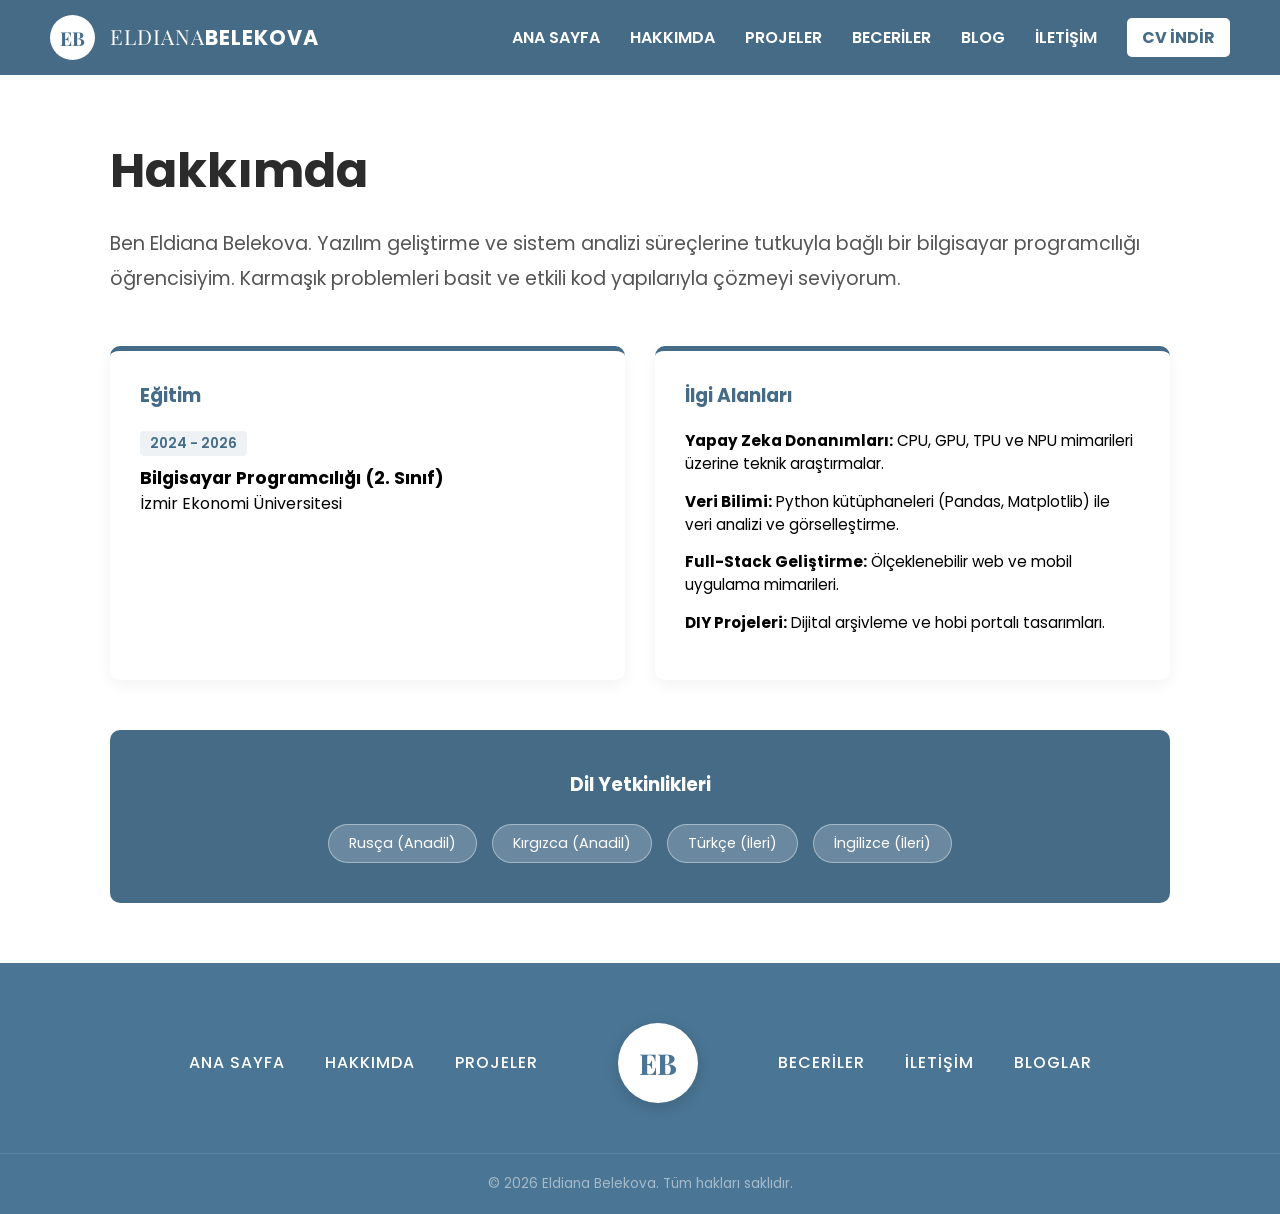
<file: about.html>
<!DOCTYPE html>
<html lang="en">
<head>
    <meta charset="UTF-8">
    <meta name="viewport" content="width=device-width, initial-scale=1.0">
    <title>Eldiana Belekova | Portfolyo</title>
    <link rel="stylesheet" href="assets/css/style.css">
</head>
<body>
<header class="navbar">
    <a href="index.html" class="logo-container" style="text-decoration: none; color: inherit;">
        <div class="logo-circle">EB</div>
        <span class="logo-text">ELDIANA<b>BELEKOVA</b></span>
    </a>

    <ul class="nav-links" id="nav-links">
        <li><a href="index.html">ANA SAYFA</a></li>
        <li><a href="about.html">HAKKIMDA</a></li>
        <li><a href="projects.html">PROJELER</a></li>
        <li><a href="skills.html">BECERİLER</a></li>
        <li><a href="blogs.html">BLOG</a></li>
        <li><a href="contact.html">İLETİŞİM</a></li>
    </ul>

    <div class="nav-right">
        <div class="dropdown">
            <a href="javascript:void(0)" class="dropbtn btn-cv" style="text-decoration:none;">CV İNDİR</a>
            <div class="dropdown-content">
                <a href="assets/cv/EldianaBelekovaCV_TR.pdf" download>Özgeçmiş (TR)</a>
                <a href="assets/cv/EldianaBelekovaCV_EN.pdf" download>Resume (EN)</a>
            </div>
        </div>

        <div class="hamburger" id="hamburger">
            <span></span>
            <span></span>
            <span></span>
        </div>
    </div>
</header>

<main class="about-container">
        <section class="about-intro">
            <h1>Hakkımda</h1>
            <p class="summary">
                Ben Eldiana Belekova. Yazılım geliştirme ve sistem analizi süreçlerine tutkuyla bağlı bir bilgisayar programcılığı öğrencisiyim. Karmaşık problemleri basit ve etkili kod yapılarıyla çözmeyi seviyorum.
            </p>
        </section>

        <section class="about-grid">
            <div class="about-card">
                <h3>Eğitim</h3>
                <div class="timeline-item">
                    <span class="date">2024 - 2026</span>
                    <h4>Bilgisayar Programcılığı (2. Sınıf)</h4>
                    <p>İzmir Ekonomi Üniversitesi</p>
                </div>
            </div>

            <div class="about-card">
                <h3>İlgi Alanları</h3>
                <ul class="interest-list">
                    <li><strong>Yapay Zeka Donanımları:</strong> CPU, GPU, TPU ve NPU mimarileri üzerine teknik araştırmalar.</li>
                    <li><strong>Veri Bilimi:</strong> Python kütüphaneleri (Pandas, Matplotlib) ile veri analizi ve görselleştirme.</li>
                    <li><strong>Full-Stack Geliştirme:</strong> Ölçeklenebilir web ve mobil uygulama mimarileri.</li>
                    <li><strong>DIY Projeleri:</strong> Dijital arşivleme ve hobi portalı tasarımları.</li>
                </ul>
            </div>
        </section>

        <section class="languages-section">
            <h3>Dil Yetkinlikleri</h3>
            <div class="lang-tags">
                <span>Rusça (Anadil)</span>
                <span>Kırgızca (Anadil)</span>
                <span>Türkçe (İleri)</span>
                <span>İngilizce (İleri)</span>
            </div>
        </section>
</main>

<!-- Footer -->
 <footer class="site-footer">
        <div class="footer-container">
            <div class="footer-links-left">
                <a href="index.html">ANA SAYFA</a>
                <a href="about.html">HAKKIMDA</a>
                <a href="projects.html">PROJELER</a>
            </div>

            <a href="index.html" class="footer-logo">
                <div class="logo-circle-footer">EB</div>
            </a>

            <div class="footer-links-right">
                <a href="skills.html">BECERİLER</a>
                <a href="contact.html">İLETİŞİM</a>
                <a href="blogs.html">BLOGLAR</a>
            </div>
        </div>
        
        <div class="footer-bottom">
            <p>&copy; 2026 Eldiana Belekova. Tüm hakları saklıdır.</p>
        </div>
    </footer>
    <script src="assets/js/script.js"></script>
</body>
</html>
</file>
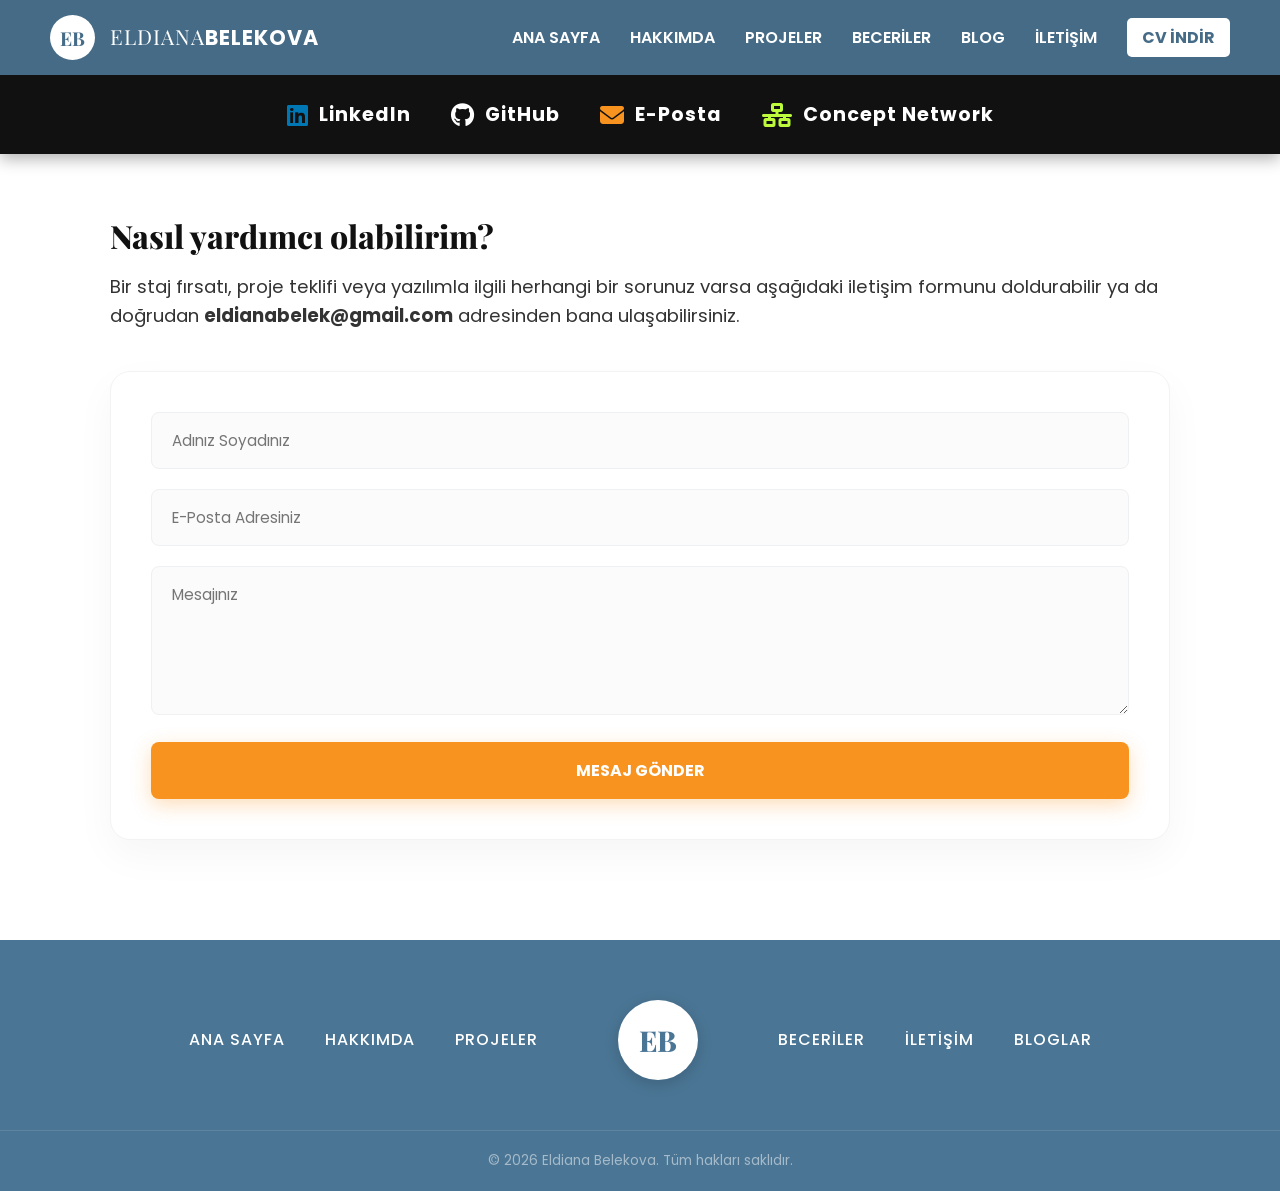
<file: contact.html>
<!DOCTYPE html>
<html lang="en">
<head>
    <meta charset="UTF-8">
    <meta name="viewport" content="width=device-width, initial-scale=1.0">
    <title>Eldiana Belekova | Portfolyo</title>
    <link rel="stylesheet" href="assets/css/style.css">
    <link rel="stylesheet" href="https://cdnjs.cloudflare.com/ajax/libs/font-awesome/6.4.0/css/all.min.css">
</head>
<body>
<header class="navbar">
    <a href="index.html" class="logo-container" style="text-decoration: none; color: inherit;">
        <div class="logo-circle">EB</div>
        <span class="logo-text">ELDIANA<b>BELEKOVA</b></span>
    </a>

    <ul class="nav-links" id="nav-links">
        <li><a href="index.html">ANA SAYFA</a></li>
        <li><a href="about.html">HAKKIMDA</a></li>
        <li><a href="projects.html">PROJELER</a></li>
        <li><a href="skills.html">BECERİLER</a></li>
        <li><a href="blogs.html">BLOG</a></li>
        <li><a href="contact.html">İLETİŞİM</a></li>
    </ul>

    <div class="nav-right">
        <div class="dropdown">
            <a href="javascript:void(0)" class="dropbtn btn-cv" style="text-decoration:none;">CV İNDİR</a>
            <div class="dropdown-content">
                <a href="assets/cv/EldianaBelekovaCV_TR.pdf" download>Özgeçmiş (TR)</a>
                <a href="assets/cv/EldianaBelekovaCV_EN.pdf" download>Resume (EN)</a>
            </div>
        </div>

        <div class="hamburger" id="hamburger">
            <span></span>
            <span></span>
            <span></span>
        </div>
    </div>
</header>

<div class="black-banner">
        <a href="https://www.linkedin.com/in/eldiana" target="_blank" class="tech-item contact-link">
            <i class="fa-brands fa-linkedin" style="color: #0077b5;"></i> LinkedIn
        </a>
        
        <a href="https://github.com/Elldiana" target="_blank" class="tech-item contact-link">
            <i class="fa-brands fa-github" style="color: white;"></i> GitHub
        </a>
        
        <a href="mailto:eldianabelek@gmail.com" class="tech-item contact-link">
            <i class="fa-solid fa-envelope" style="color: #f7931e;"></i> E-Posta
        </a>
        
        <a href="#" target="_blank" class="tech-item contact-link">
            <i class="fa-solid fa-network-wired" style="color: #bdfa3c;"></i> Concept Network
        </a>
</div>

<div class="contact-page-container">
    <h6 class="contact-main-title">Nasıl yardımcı olabilirim?</h6>
    <p class="contact-intro-text">
        Bir staj fırsatı, proje teklifi veya yazılımla ilgili herhangi bir sorunuz varsa aşağıdaki iletişim formunu doldurabilir ya da doğrudan <strong>eldianabelek@gmail.com</strong> adresinden bana ulaşabilirsiniz.
    </p>
    <div class="contact-grid-layout">
     

        <div class="contact-form-card">
            <form action="#" method="POST" class="contact-form">
                <div class="form-group">
                    <input type="text" placeholder="Adınız Soyadınız" required>
                </div>
                <div class="form-group">
                    <input type="email" placeholder="E-Posta Adresiniz" required>
                </div>
                <div class="form-group">
                    <textarea placeholder="Mesajınız" rows="5" required></textarea>
                </div>
                <button type="submit" class="btn-orange">MESAJ GÖNDER</button>
            </form>
        </div>
    </div>
</div>


    <!-- Footer -->
 <footer class="site-footer">
        <div class="footer-container">
            <div class="footer-links-left">
                <a href="index.html">ANA SAYFA</a>
                <a href="about.html">HAKKIMDA</a>
                <a href="projects.html">PROJELER</a>
            </div>

            <a href="index.html" class="footer-logo">
                <div class="logo-circle-footer">EB</div>
            </a>

            <div class="footer-links-right">
                <a href="skills.html">BECERİLER</a>
                <a href="contact.html">İLETİŞİM</a>
                <a href="blogs.html">BLOGLAR</a>
            </div>
        </div>
        
        <div class="footer-bottom">
            <p>&copy; 2026 Eldiana Belekova. Tüm hakları saklıdır.</p>
        </div>
    </footer>
    <script src="assets/js/script.js"></script>
</body>
</html>
</file>
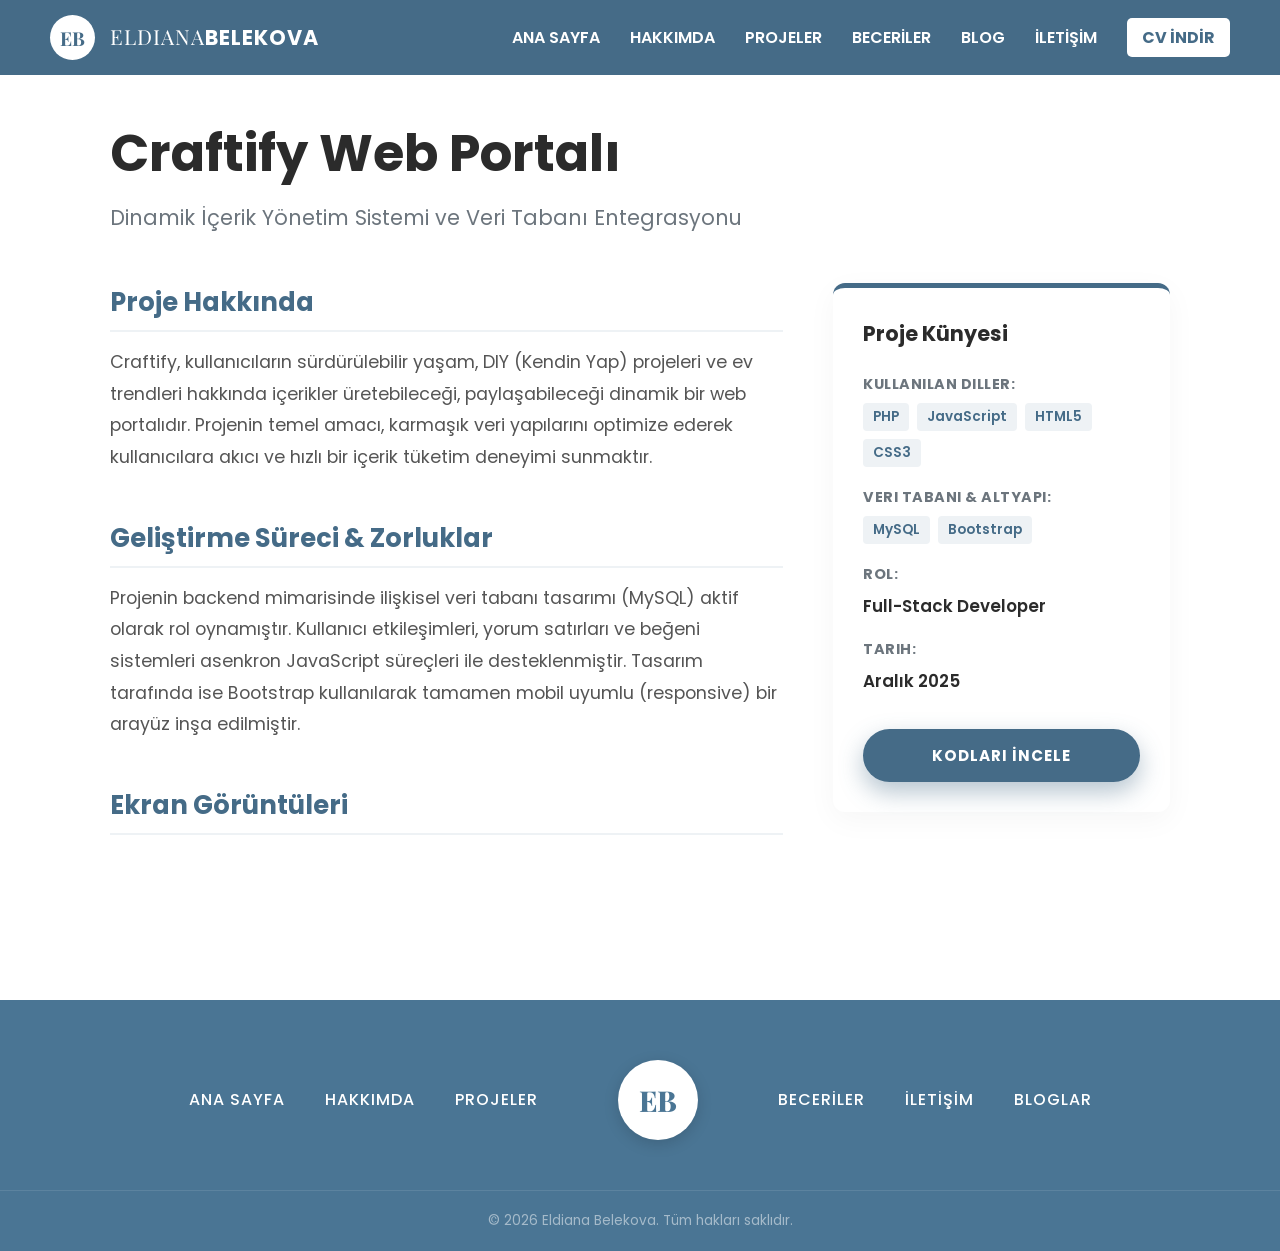
<file: project_detail.html>
<!DOCTYPE html>
<html lang="en">
<head>
    <meta charset="UTF-8">
    <meta name="viewport" content="width=device-width, initial-scale=1.0">
    <title>Eldiana Belekova | Portfolyo</title>
    <link rel="stylesheet" href="assets/css/style.css">
</head>
<body>
   <header class="navbar">
    <a href="index.html" class="logo-container" style="text-decoration: none; color: inherit;">
        <div class="logo-circle">EB</div>
        <span class="logo-text">ELDIANA<b>BELEKOVA</b></span>
    </a>

    <ul class="nav-links" id="nav-links">
        <li><a href="index.html">ANA SAYFA</a></li>
        <li><a href="about.html">HAKKIMDA</a></li>
        <li><a href="projects.html">PROJELER</a></li>
        <li><a href="skills.html">BECERİLER</a></li>
        <li><a href="blogs.html">BLOG</a></li>
        <li><a href="contact.html">İLETİŞİM</a></li>
    </ul>

    <div class="nav-right">
        <div class="dropdown">
            <a href="javascript:void(0)" class="dropbtn btn-cv" style="text-decoration:none;">CV İNDİR</a>
            <div class="dropdown-content">
                <a href="assets/cv/EldianaBelekovaCV_TR.pdf" download>Özgeçmiş (TR)</a>
                <a href="assets/cv/EldianaBelekovaCV_EN.pdf" download>Resume (EN)</a>
            </div>
        </div>

        <div class="hamburger" id="hamburger">
            <span></span>
            <span></span>
            <span></span>
        </div>
    </div>
</header>

<main class="detail-container">
        <div class="detail-header">
            <h1 id="project-title">Craftify Web Portalı</h1>
            <p id="project-subtitle" class="detail-subtitle">Dinamik İçerik Yönetim Sistemi ve Veri Tabanı Entegrasyonu</p>
        </div>

        <div class="detail-layout">
            <div class="detail-main">
                <section class="detail-section">
                    <h3 class="section-title">Proje Hakkında</h3>
                    <p id="project-about">Craftify, kullanıcıların sürdürülebilir yaşam, DIY (Kendin Yap) projeleri ve ev trendleri hakkında içerikler üretebileceği, paylaşabileceği dinamik bir web portalıdır. Projenin temel amacı, karmaşık veri yapılarını optimize ederek kullanıcılara akıcı ve hızlı bir içerik tüketim deneyimi sunmaktır.</p>
                </section>

                <section class="detail-section">
                    <h3 class="section-title">Geliştirme Süreci & Zorluklar</h3>
                    <p id="project-process">Projenin backend mimarisinde ilişkisel veri tabanı tasarımı (MySQL) aktif olarak rol oynamıştır. Kullanıcı etkileşimleri, yorum satırları ve beğeni sistemleri asenkron JavaScript süreçleri ile desteklenmiştir. Tasarım tarafında ise Bootstrap kullanılarak tamamen mobil uyumlu (responsive) bir arayüz inşa edilmiştir.</p>
                </section>

               <section class="detail-section">
                    <h3>Ekran Görüntüleri</h3>
                    <div id="project-gallery" class="screenshot-gallery">
                        
                    </div>
                </section>
            </div>

    <aside class="detail-sidebar">
        <div class="sidebar-box">
            <h4>Proje Künyesi</h4>
            
            <div class="meta-item">
                <strong>Kullanılan Diller:</strong>
                <div id="project-languages" class="meta-tags">
                    <span>PHP</span> <span>JavaScript</span> <span>HTML5</span> <span>CSS3</span>
                </div>
            </div>
            
            <div class="meta-item" class="meta-tags">
                <strong>Veri Tabanı & Altyapı:</strong>
                <div id="project-infrastructure" class="meta-tags">
                    <span>MySQL</span> <span>Bootstrap</span>
                </div>
            </div>
            
            <div class="meta-item">
                <strong>Rol:</strong>
                <p id="project-role">Full-Stack Developer</p>
            </div>
            
            <div class="meta-item">
                <strong>Tarih:</strong>
                <p id="project-date">Aralık 2025</p>
            </div>
            
            <a href="" id="project-github-link" target="_blank" class="glow-btn sidebar-btn">KODLARI İNCELE</a>
        </div>
    </aside>
        </div>
</main>

<!-- Footer -->
 <footer class="site-footer">
        <div class="footer-container">
            <div class="footer-links-left">
                <a href="index.html">ANA SAYFA</a>
                <a href="about.html">HAKKIMDA</a>
                <a href="projects.html">PROJELER</a>
            </div>

            <a href="index.html" class="footer-logo">
                <div class="logo-circle-footer">EB</div>
            </a>

            <div class="footer-links-right">
                <a href="skills.html">BECERİLER</a>
                <a href="contact.html">İLETİŞİM</a>
                <a href="blogs.html">BLOGLAR</a>
            </div>
        </div>
        
        <div class="footer-bottom">
            <p>&copy; 2026 Eldiana Belekova. Tüm hakları saklıdır.</p>
        </div>
    </footer>

<script src="assets/js/script.js"></script>
</body>
</html>
</file>
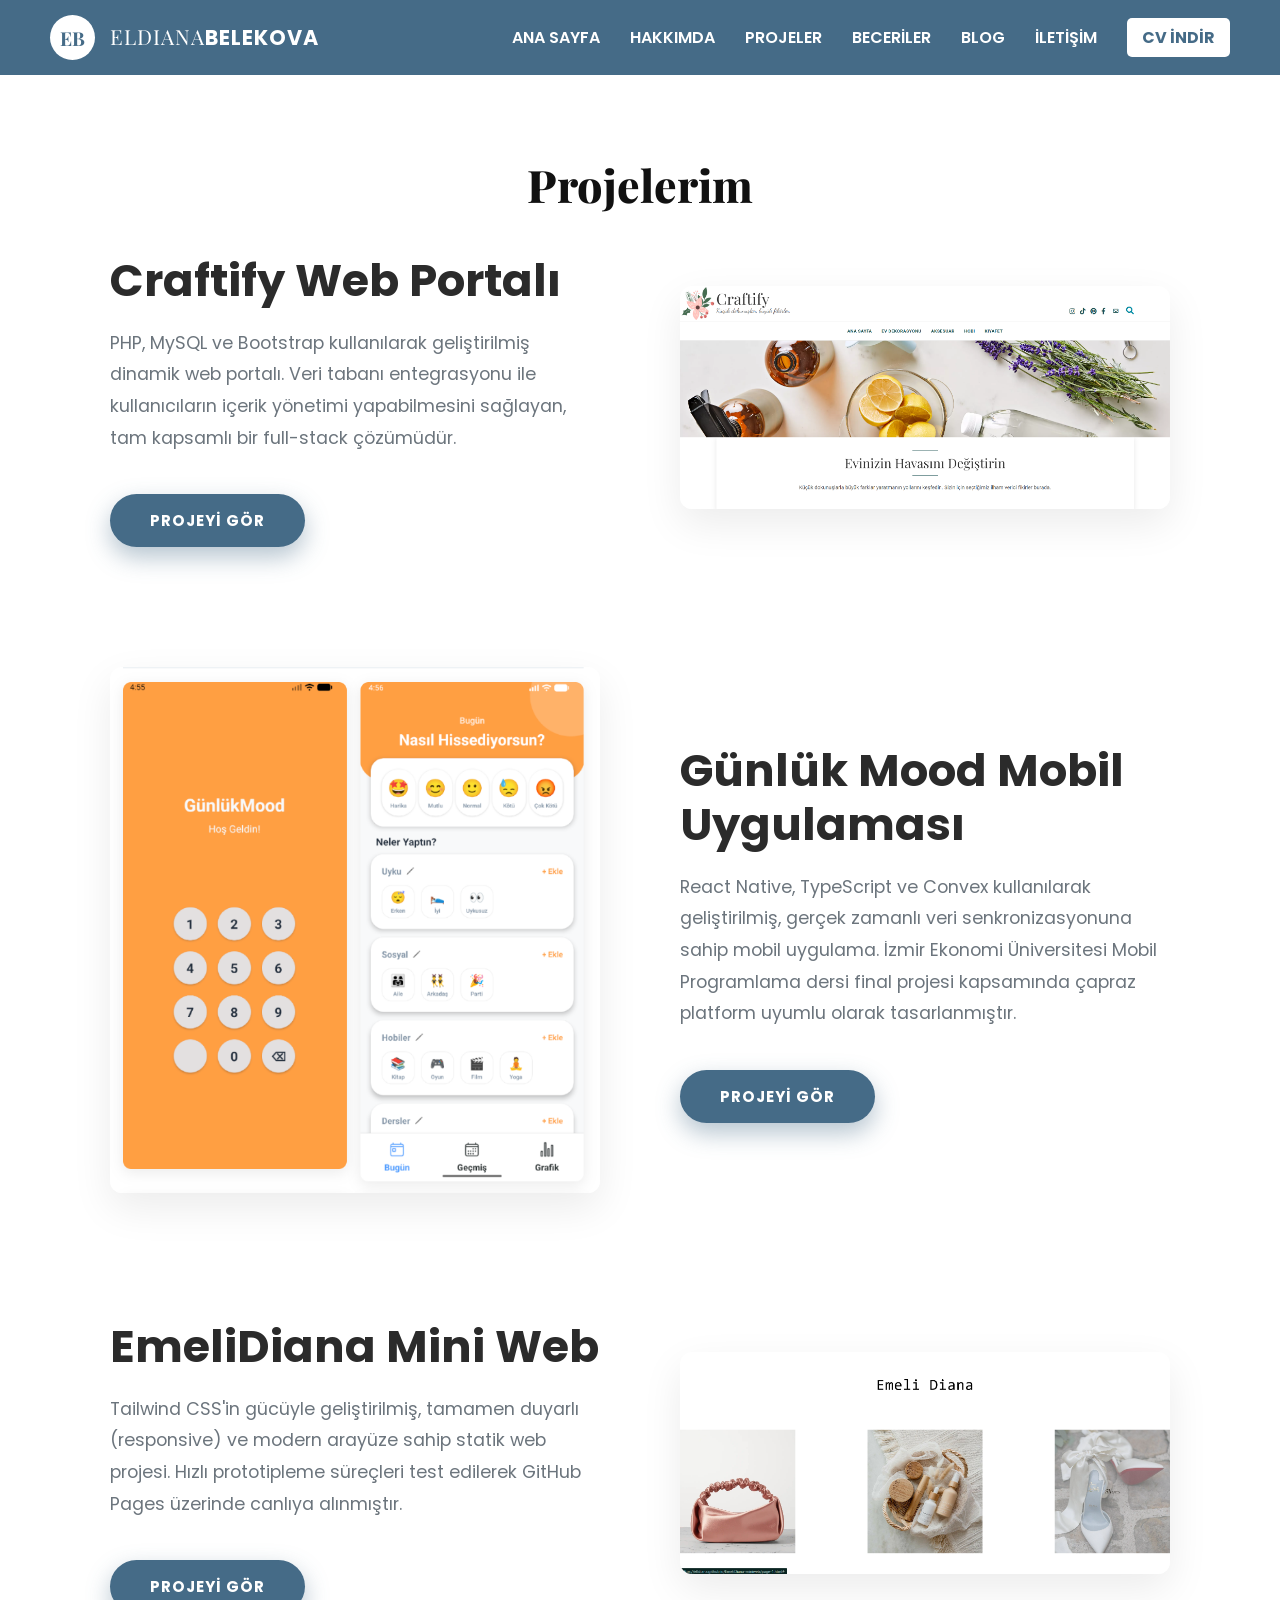
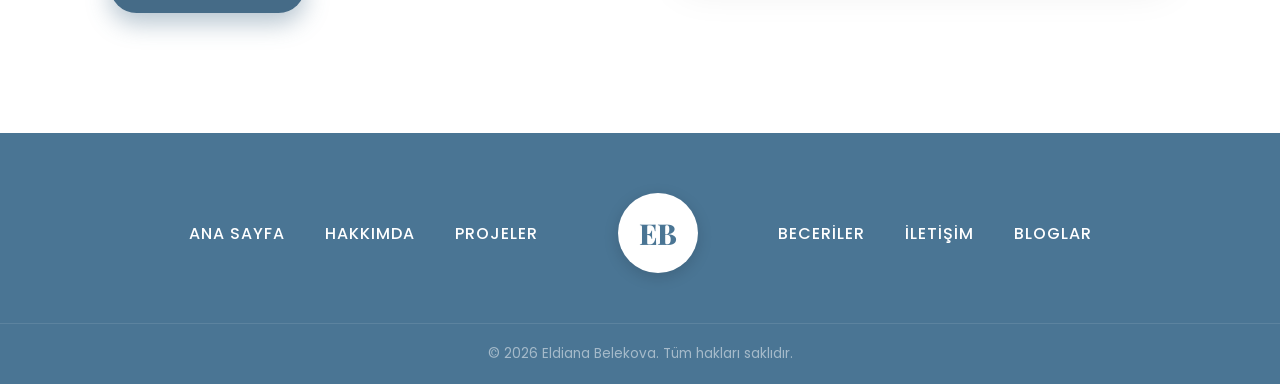
<file: projects.html>
<!DOCTYPE html>
<html lang="en">
<head>
    <meta charset="UTF-8">
    <meta name="viewport" content="width=device-width, initial-scale=1.0">
    <title>Eldiana Belekova | Portfolyo</title>
    <link rel="stylesheet" href="assets/css/style.css">
</head>
<body>
<header class="navbar">
    <a href="index.html" class="logo-container" style="text-decoration: none; color: inherit;">
        <div class="logo-circle">EB</div>
        <span class="logo-text">ELDIANA<b>BELEKOVA</b></span>
    </a>

    <ul class="nav-links" id="nav-links">
        <li><a href="index.html">ANA SAYFA</a></li>
        <li><a href="about.html">HAKKIMDA</a></li>
        <li><a href="projects.html">PROJELER</a></li>
        <li><a href="skills.html">BECERİLER</a></li>
        <li><a href="blogs.html">BLOG</a></li>
        <li><a href="contact.html">İLETİŞİM</a></li>
    </ul>

    <div class="nav-right">
        <div class="dropdown">
            <a href="javascript:void(0)" class="dropbtn btn-cv" style="text-decoration:none;">CV İNDİR</a>
            <div class="dropdown-content">
                <a href="assets/cv/EldianaBelekovaCV_TR.pdf" download>Özgeçmiş (TR)</a>
                <a href="assets/cv/EldianaBelekovaCV_EN.pdf" download>Resume (EN)</a>
            </div>
        </div>

        <div class="hamburger" id="hamburger">
            <span></span>
            <span></span>
            <span></span>
        </div>
    </div>
</header>

<!-- <main class="projects-container">
        <div class="projects-header">
            <h1>Projelerim</h1>
            <p>Geliştirdiğim web ve yazılım projeleri. Kodların detaylarına ve README dosyalarına GitHub üzerinden ulaşabilirsiniz.</p>
        </div>

        <div class="projects-grid">
            <div class="project-card">
                <h3>Craftify Web Portalı</h3>
                <p class="project-desc">PHP, MySQL ve Bootstrap kullanılarak geliştirilmiş dinamik web portalı. Veri tabanı entegrasyonu ile kullanıcıların içerik yönetimi yapabilmesini sağlar.</p>
                <div class="project-tech">
                    <span>PHP</span> <span>MySQL</span> <span>Bootstrap</span> <span>JavaScript</span>
                </div>
                <a href="https://github.com/Elldiana/craftify" target="_blank" class="btn btn-primary project-btn">GitHub'da İncele</a>
            </div>

            <div class="project-card">
                <h3>Java Spring Boot API</h3>
                <p class="project-desc">4 kişilik bir ekiple ortak olarak (katkıda bulunanlar listesinde yer alarak) geliştirilen, Java ve Spring Boot mimarisi üzerine kurulu backend projesi.</p>
                <div class="project-tech">
                    <span>Java</span> <span>Spring Boot</span> <span>Git</span>
                </div>
                <a href="https://github.com/Elldiana/java-springboot-project" target="_blank" class="btn btn-primary project-btn">GitHub'da İncele</a>
            </div>

            <div class="project-card">
                <h3>Portfolyo Web Sitesi</h3>
                <p class="project-desc">Sistem Analizi ve Tasarımı dersi için hazırlanan, modern ve mobil uyumlu statik web sayfası. GitHub Pages kullanılarak canlıya alınmıştır.</p>
                <div class="project-tech">
                    <span>HTML5</span> <span>CSS3</span> <span>JavaScript</span>
                </div>
                <a href="https://github.com/Elldiana/portfolio" target="_blank" class="btn btn-primary project-btn">GitHub'da İncele</a>
            </div>
        </div>
</main> -->
<main class="projects-page-container">
        <div class="projects-header">
            <h1>Projelerim</h1>
        </div>

        <div class="project-row">
            <div class="project-info">
                <h2>Craftify Web Portalı</h2>
                <p>PHP, MySQL ve Bootstrap kullanılarak geliştirilmiş dinamik web portalı. Veri tabanı entegrasyonu ile kullanıcıların içerik yönetimi yapabilmesini sağlayan, tam kapsamlı bir full-stack çözümüdür.</p>
                <a href="project_detail.html?id=craftify"  target="_blank" class="glow-btn">PROJEYİ GÖR</a>
            </div>
            <div class="project-image">
                <img src="assets/img/screens/craftify1.png" alt="Craftify Projesi">
            </div>
        </div>

<div class="project-row reverse">
    <div class="project-info">
        <h2>Günlük Mood Mobil Uygulaması</h2>
        <p>React Native, TypeScript ve Convex kullanılarak geliştirilmiş, gerçek zamanlı veri senkronizasyonuna sahip mobil uygulama. İzmir Ekonomi Üniversitesi Mobil Programlama dersi final projesi kapsamında çapraz platform uyumlu olarak tasarlanmıştır.</p>
        <a href="project_detail.html?id=gunluk-mood" class="glow-btn">PROJEYİ GÖR</a>
    </div>
    <div class="project-image">
        <img src="assets/img/screens/gmcover.png" alt="Günlük Mood Mobil Uygulaması">
    </div>
</div>

<div class="project-row">
    <div class="project-info">
        <h2>EmeliDiana Mini Web</h2>
        <p>Tailwind CSS'in gücüyle geliştirilmiş, tamamen duyarlı (responsive) ve modern arayüze sahip statik web projesi. Hızlı prototipleme süreçleri test edilerek GitHub Pages üzerinde canlıya alınmıştır.</p>
        <a href="project_detail.html?id=miniweb" class="glow-btn">PROJEYİ GÖR</a>
    </div>
      <div class="project-image">
        <img src="assets/img/screens/em4.png" alt="EmeliDiana Mini Web Projesi">
    </div>
</div>
</main>

<!-- Footer -->
 <footer class="site-footer">
        <div class="footer-container">
            <div class="footer-links-left">
                <a href="index.html">ANA SAYFA</a>
                <a href="about.html">HAKKIMDA</a>
                <a href="projects.html">PROJELER</a>
            </div>

            <a href="index.html" class="footer-logo">
                <div class="logo-circle-footer">EB</div>
            </a>

            <div class="footer-links-right">
                <a href="skills.html">BECERİLER</a>
                <a href="contact.html">İLETİŞİM</a>
                <a href="blogs.html">BLOGLAR</a>
            </div>
        </div>
        
        <div class="footer-bottom">
            <p>&copy; 2026 Eldiana Belekova. Tüm hakları saklıdır.</p>
        </div>
    </footer>
    <script src="assets/js/script.js"></script>
</body>
</html>
</file>
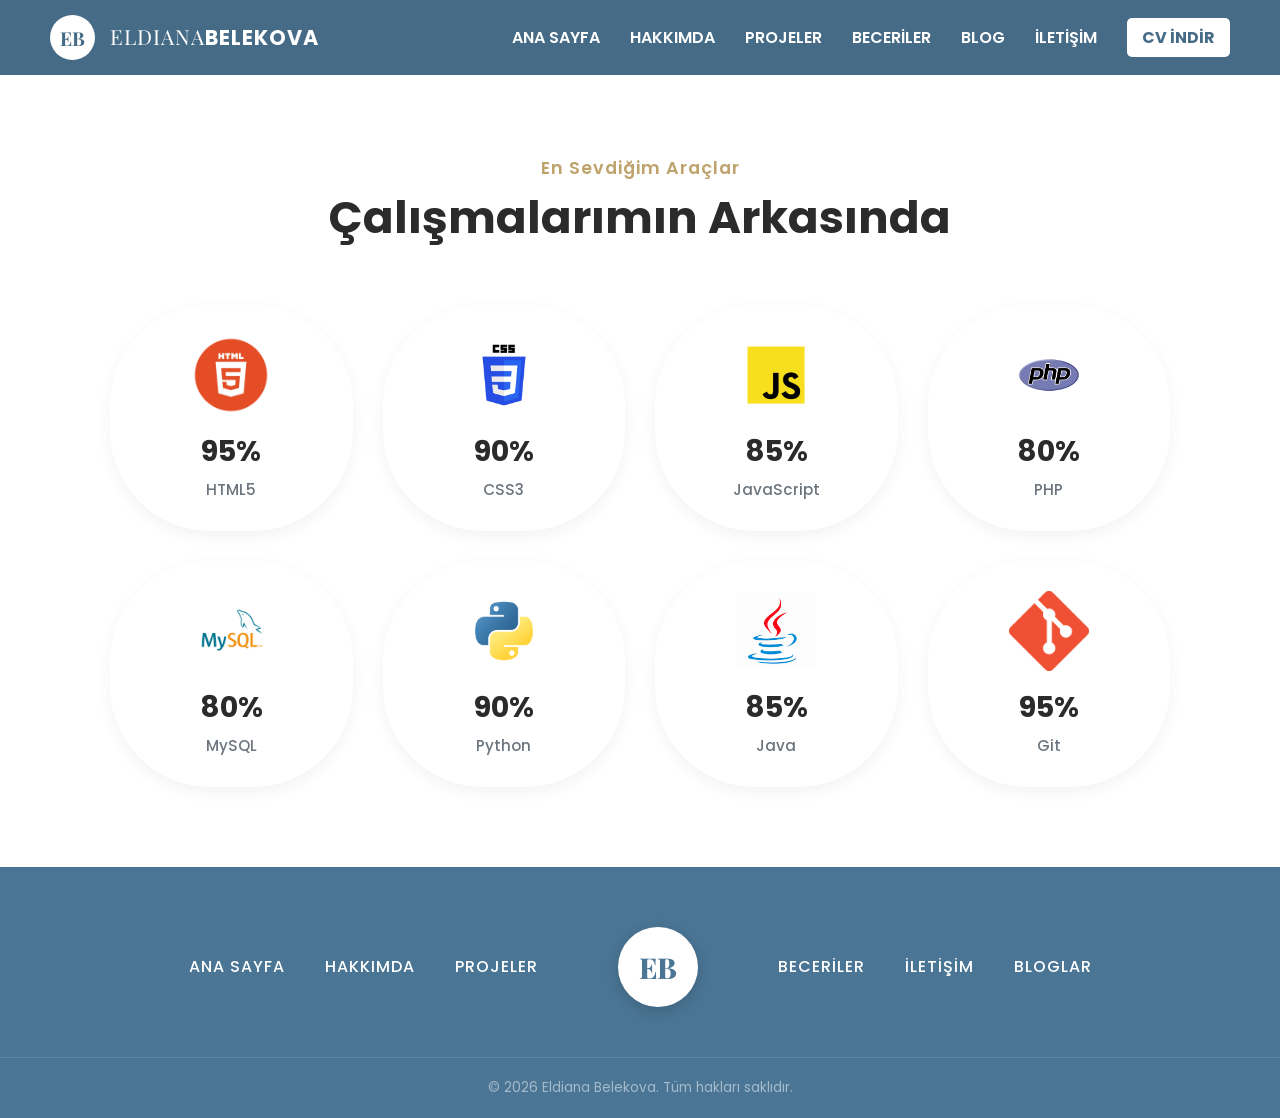
<file: skills.html>
<!DOCTYPE html>
<html lang="en">
<head>
    <meta charset="UTF-8">
    <meta name="viewport" content="width=device-width, initial-scale=1.0">
    <title>Skills | Eldiana Belekova</title>
    <link rel="stylesheet" href="assets/css/style.css">
    <link rel="preconnect" href="https://fonts.googleapis.com">
    <link rel="preconnect" href="https://fonts.gstatic.com" crossorigin>
    <link rel="stylesheet" href="https://cdnjs.cloudflare.com/ajax/libs/font-awesome/6.4.0/css/all.min.css">
</head>
<body>

 <header class="navbar">
    <a href="index.html" class="logo-container" style="text-decoration: none; color: inherit;">
        <div class="logo-circle">EB</div>
        <span class="logo-text">ELDIANA<b>BELEKOVA</b></span>
    </a>

    <ul class="nav-links" id="nav-links">
        <li><a href="index.html">ANA SAYFA</a></li>
        <li><a href="about.html">HAKKIMDA</a></li>
        <li><a href="projects.html">PROJELER</a></li>
        <li><a href="skills.html">BECERİLER</a></li>
        <li><a href="blogs.html">BLOG</a></li>
        <li><a href="contact.html">İLETİŞİM</a></li>
    </ul>

    <div class="nav-right">
        <div class="dropdown">
            <a href="javascript:void(0)" class="dropbtn btn-cv" style="text-decoration:none;">CV İNDİR</a>
            <div class="dropdown-content">
                <a href="assets/cv/EldianaBelekovaCV_TR.pdf" download>Özgeçmiş (TR)</a>
                <a href="assets/cv/EldianaBelekovaCV_EN.pdf" download>Resume (EN)</a>
            </div>
        </div>

        <div class="hamburger" id="hamburger">
            <span></span>
            <span></span>
            <span></span>
        </div>
     </div>
  </header>

 <main class="skills-section">
        <div class="skills-header-container">
            <h3 class="skills-subtitle">En Sevdiğim Araçlar</h3>
            <h2 class="skills-title">Çalışmalarımın Arkasında</h2>
        </div>

        <div class="skills-grid">
            <div class="skill-item">
                <div class="skill-icon-wrap">
                    <img src="assets/img/logos/html.png" alt="HTML5 Logo">
                </div>
                <div class="skill-percent">95%</div>
                <div class="skill-name">HTML5</div>
            </div>

            <div class="skill-item">
                <div class="skill-icon-wrap">
                    <img src="assets/img/logos/CSS.png" alt="CSS3 Logo">
                </div>
                <div class="skill-percent">90%</div>
                <div class="skill-name">CSS3</div>
            </div>

            <div class="skill-item">
                <div class="skill-icon-wrap">
                    <img src="assets/img/logos/js.png" alt="JavaScript Logo">
                </div>
                <div class="skill-percent">85%</div>
                <div class="skill-name">JavaScript</div>
            </div>

            <div class="skill-item">
                <div class="skill-icon-wrap">
                    <img src="assets/img/logos/php.png" alt="PHP Logo">
                </div>
                <div class="skill-percent">80%</div>
                <div class="skill-name">PHP</div>
            </div>

            <div class="skill-item">
                <div class="skill-icon-wrap">
                    <img src="assets/img/logos/MySQL.png" alt="MySQL Logo">
                </div>
                <div class="skill-percent">80%</div>
                <div class="skill-name">MySQL</div>
            </div>

            <div class="skill-item">
                <div class="skill-icon-wrap">
                    <img src="assets/img/logos/python.png" alt="Python Logo">
                </div>
                <div class="skill-percent">90%</div>
                <div class="skill-name">Python</div>
            </div>
            
            <div class="skill-item">
                <div class="skill-icon-wrap">
                    <img src="assets/img/logos/java.png" alt="Java Logo">
                </div>
                <div class="skill-percent">85%</div>
                <div class="skill-name">Java</div>
            </div>
            
            <div class="skill-item">
                <div class="skill-icon-wrap">
                    <img src="assets/img/logos/git.png" alt="Git Logo">
                </div>
                <div class="skill-percent">95%</div>
                <div class="skill-name">Git</div>
            </div>
        </div>
</main>


<!-- Footer -->
 <footer class="site-footer">
        <div class="footer-container">
            <div class="footer-links-left">
                <a href="index.html">ANA SAYFA</a>
                <a href="about.html">HAKKIMDA</a>
                <a href="projects.html">PROJELER</a>
            </div>

            <a href="index.html" class="footer-logo">
                <div class="logo-circle-footer">EB</div>
            </a>

            <div class="footer-links-right">
                <a href="skills.html">BECERİLER</a>
                <a href="contact.html">İLETİŞİM</a>
                <a href="blogs.html">BLOGLAR</a>
            </div>
        </div>
        
        <div class="footer-bottom">
            <p>&copy; 2026 Eldiana Belekova. Tüm hakları saklıdır.</p>
        </div>
    </footer>
    <script src="assets/js/script.js"></script>
</body>
</html>
</file>
<file: assets/css/style.css>
/* Temel Ayarlar */
@import url('https://fonts.googleapis.com/css2?family=Poppins:ital,wght@0,100;0,200;0,300;0,400;0,500;0,600;0,700;0,800;0,900;1,100;1,200;1,300;1,400;1,500;1,600;1,700;1,800;1,900&display=swap');
@import url('https://fonts.googleapis.com/css2?family=Playfair+Display:ital,wght@0,400..900;1,400..900&family=Poppins:ital,wght@0,100;0,200;0,300;0,400;0,500;0,600;0,700;0,800;0,900;1,100;1,200;1,300;1,400;1,500;1,600;1,700;1,800;1,900&display=swap');
* {
    margin: 0;
    padding: 0;
    box-sizing: border-box;
    font-family: 'Poppins', sans-serif;
}
/* Tüm Sayfada ve Elementlerde Kaydırma Çubuğunu (Scrollbar) Kesin Olarak Gizleme */
html, body, * {
    -ms-overflow-style: none !important;  /* Internet Explorer ve Edge için */
    scrollbar-width: none !important;  /* Firefox için */
    
}

html::-webkit-scrollbar, 
body::-webkit-scrollbar, 
*::-webkit-scrollbar {
    display: none !important; /* Chrome, Safari ve Opera için */
}

/* --- Kayan Şerit (Marquee Banner) Tasarımı --- */
.scrolling-banner {
    background-color: #456b87; /* Navbar ile aynı şık mavi tonu */
    color: white;
    padding: 15px 0;
    overflow: hidden;
    white-space: nowrap;
    width: 100%;
    position: absolute;
    bottom: 0;
    left: 0;
    box-shadow: 0 -4px 15px rgba(0,0,0,0.1);
}

.banner-content {
    display: inline-block;
    animation: scrollText 25s linear infinite; /* 25 saniyede bir tur atar, hızı buradan değiştirebilirsin */
    font-weight: 500;
    font-size: 1.1rem;
    letter-spacing: 2px;
}

.banner-content span {
    padding: 0 10px;
}

/* Kayan Yazı Animasyonu */
@keyframes scrollText {
    0% {
        transform: translateX(0);
    }
    100% {
        transform: translateX(-50%);
    }
}

/* Ana sayfanın alt kısmında şeride yer açmak için hero-section'ı güncelliyoruz */
.hero-section {
    position: relative; /* Şeridin sayfanın en altına yapışması için gerekli */
    padding-bottom: 80px; /* Şeridin üstüne binmemesi için alt boşluk */
}

/* Navbar'dan justify-content: space-between; satırını siliyoruz */
.navbar {
    display: flex;
    align-items: center;
    background-color: #456b87; 
    padding: 15px 50px;
    color: white;
    position: relative;
}

/* Logoya margin-right: auto; ekliyoruz ki diğer her şeyi sağa itsin */
.logo-container {
    display: flex;
    align-items: center;
    gap: 15px;
    cursor: pointer;
    margin-right: auto; /* Sihirli kod burası */
}



.logo-circle {
    width: 45px;
    height: 45px;
    background: white;
    color: #456b87;
    border-radius: 50%;
    display: flex;
    justify-content: center;
      font-family: 'Playfair Display', serif;
    align-items: center;
    font-weight: bold;
    font-size: 1.2rem;
}

.logo-text {
    font-size: 1.3rem;
      font-family: 'Playfair Display', serif;
    letter-spacing: 1px;
    text-transform: uppercase;
}

/* Masaüstü Menü Linkleri  */
.nav-links {
    display: flex;
    list-style: none;
    gap: 30px;
       align-items: center;
    margin-right: 30px;
}

.nav-links a {
    color: white;
    text-decoration: none;
    font-weight: 600;
    font-size: 1rem;
    transition: 0.3s;
}

.nav-links a:hover {
    color: #c1d4e3;
}

/* Hamburger İkonu (Masaüstünde Gizli) */
.hamburger {
    display: none;
    flex-direction: column;
    cursor: pointer;
    gap: 6px;
}
.nav-right {
    display: flex;
    align-items: center;
    gap: 15px;
}

.dropdown-content {
    right: 0;
    z-index: 1000;
}

.hamburger span {
    width: 30px;
    height: 3px;
    background-color: white;
    border-radius: 2px;
}

/* CV Buton Tasarımı */
.btn-cv {
    background-color: white;
    color: #456b87 !important;
    padding: 8px 15px !important;
    border-radius: 5px;
    font-weight: 700 !important;
    transition: 0.3s;
}

.btn-cv:hover {
    background-color: #c1d4e3 !important;
}

/* Dropdown Genel Yapısı */
.dropdown {
    display: inline-block;
    position: relative;
}

.dropdown-content {
    display: none; /* Başlangıçta gizli */
    position: absolute;
    background-color: white;
    min-width: 160px;
    box-shadow: 0px 8px 16px 0px rgba(0,0,0,0.2);
    z-index: 1;
    border-radius: 5px;
    margin-top: 10px;
}

/* Dropdown İçindeki Linkler */
.dropdown-content a {
    color: #456b87 !important;
    padding: 12px 16px;
    text-decoration: none;
    display: block;
    font-size: 0.85rem;
    border-bottom: 1px solid #eee;
}

.dropdown-content a:last-child {
    border-bottom: none;
}

.dropdown-content a:hover {
    background-color: #f1f1f1;
}

/* Mouse ile üzerine gelince menüyü göster */
.dropdown:hover .dropdown-content {
    display: block;
}

/***************************************ANASAYFA HERO**********************************************/
/* --- YENİ HERO BÖLÜMÜ (Sadece burası mavi) --- */
.hero-section {
    display: flex;
    justify-content: center;
    align-items: center;
    gap: 80px;
    padding: 80px 10%;
    background-color: #456b87; /* Tok mavi rengi sadece bu alana verdik */
    color: white;
}

.hero-image {
    flex-shrink: 0;
}

.hero-image img {
    width: 350px;
    height: 350px;
    object-fit: cover;
    border-radius: 50%;
}

.hero-content {
    max-width: 650px;
    text-align: left;
    font-family: 'Playfair Display', serif;
}

.name-title {
    font-family: 'Playfair Display', serif;
    font-size: 2.5rem;
    font-weight: 700;
    color: white;
    line-height: 1.1;
    margin-bottom: 15px;
    text-transform: uppercase;
}

.highlight {
    color: #bdfa3c; /* Ekran görüntüsündeki fosforlu yeşil-sarı vurgu rengi */
    /* text-decoration: underline; */
}

.greeting {
    font-size: 1rem;
    color: white;
    margin-bottom: 25px;
    font-weight: 600;
    letter-spacing: 1px;
}

.description {
    font-size: 1.1rem;
    color: #e0e0e0; /* Beyazın biraz kırık tonu, göz yormaması için */
    line-height: 1.6;
    margin-bottom: 35px;
}


/* Turuncu Butonlar (Yan Yana) */
.hero-buttons {
    display: flex;
    flex-direction: row; /* Butonları yan yana dizer */
    gap: 20px; /* Butonlar arasındaki boşluk */
    align-items: center;
    flex-wrap: wrap; /* Ekran küçülürse veya sığmazsa otomatik alt satıra geçer */
}

.btn-orange {
    background-color: #f7931e; /* Referanstaki turuncu renk */
    color: white !important;
    padding: 14px 35px;
    border-radius: 4px; /* Hafif köşeli modern görünüm */
    font-weight: 700;
    font-size: 1rem;
    text-decoration: none;
    transition: background-color 0.3s;
}

.btn-orange:hover {
    background-color: #df8115;
}
/* *************BLOG************* */
.blog-layout-grid {
    display: flex;
    gap: 60px;
    max-width: 1200px;
    margin: 60px auto;
    padding: 0 20px;
    align-items: flex-start;
}

.blog-main-content {
    flex: 2;
}

.blog-sidebar {
    flex: 1;
    max-width: 320px;
    position: sticky;
    top: 40px;
}

.blog-post-title {
    font-family: 'Playfair Display', serif;
    font-size: 2.5rem;
    color: #111111;
    line-height: 1.3;
    margin-bottom: 15px;
    font-weight: 700;
}

.blog-post-meta {
    font-family: 'Poppins', sans-serif;
    font-size: 0.9rem;
    color: #777777;
    margin-bottom: 30px;
}

.blog-featured-image-wrapper {
    width: 100%;
    margin-bottom: 35px;
}

.blog-featured-image-wrapper img {
    width: 100%;
    height: auto;
    display: block;
}

.blog-article-body h2 {
    font-family: 'Playfair Display', serif;
    font-size: 1.8rem;
    color: #111111;
    margin-top: 40px;
    margin-bottom: 20px;
}

.blog-article-body p {
    font-family: 'Poppins', sans-serif;
    font-size: 1.1rem;
    color: #333333;
    line-height: 1.8;
    margin-bottom: 25px;
}

.sidebar-profile-card {
    padding: 20px 0;
    text-align: left;
}

.sidebar-avatar {
    width: 130px;
    height: 130px;
    border-radius: 50%;
    object-fit: cover;
    margin-bottom: 25px;
    display: block;
}

.sidebar-profile-card h3 {
    font-family: 'Playfair Display', serif;
    font-size: 1.8rem;
    color: #111111;
    margin-bottom: 15px;
    font-weight: 700;
}

.sidebar-profile-card p {
    font-family: 'Poppins', sans-serif;
    font-size: 1rem;
    color: #555555;
    line-height: 1.7;
    margin-bottom: 30px;
}

.btn-sidebar-outline {
    display: inline-block;
    font-family: 'Poppins', sans-serif;
    border: 2px solid #555555;
    color: #333333;
    padding: 12px 30px;
    border-radius: 50px;
    font-weight: 600;
    font-size: 0.95rem;
    text-decoration: none;
    transition: all 0.3s ease;
}

.btn-sidebar-outline:hover {
    background-color: #333333;
    color: #ffffff;
    border-color: #333333;
}


/* --- Black Banner --- */
.black-banner {
    background-color: #111;
    color: white;
    padding: 25px 5%;
    display: flex;
    align-items: center;
    justify-content: center;
    gap: 40px;
    flex-wrap: nowrap;
    overflow-x: auto;  
    white-space: nowrap; 
    box-shadow: 0 5px 15px rgba(0,0,0,0.3);
    -ms-overflow-style: none;  
    scrollbar-width: none;  
}

.black-banner::-webkit-scrollbar {
    display: none; 
}
/* İletişim Şeridi İkon Ayarları */
.contact-link {
    display: flex;
    align-items: center;
    gap: 10px; /* İkon ile yazı arasına boşluk koyar */
}

.contact-link i {
    font-size: 1.5rem; /* İkonları yazıya göre biraz daha vurgulu yapar */
    transition: transform 0.3s ease;
}

/* Mouse ile üzerine gelince sadece ikon hafifçe dönsün ve büyüsün */
.contact-link:hover i {
    transform: scale(1.1) rotate(5deg);
}

.banner-text {
    font-style: italic;
    color: #aaa;
    font-size: 0.9rem;
    flex-shrink: 0; /* Ekran küçülse bile bu yazının sıkışmasını engeller */
}

/* Tıklanabilir Teknoloji Linkleri */
.tech-item {
    font-family: 'Poppins', sans-serif;
    font-weight: 700;
    font-size: 1.2rem;
    letter-spacing: 1px;
    color: white;
    text-decoration: none; /* Linklerin altındaki varsayılan çizgiyi kaldırır */
    flex-shrink: 0; /* Sıkışıp bozulmasını engeller */
    transition: color 0.3s ease, transform 0.3s ease;
}

/* Mouse ile üzerine gelince turuncu renge dönsün ve hafif büyüsün */
.tech-item:hover {
    color: #f7931e;
    transform: scale(1.05);
}

.banner-text {
    font-style: italic;
    color: #aaa;
    font-size: 0.9rem;
}

.tech-item {
    font-weight: 700;
    font-size: 1.2rem;
    letter-spacing: 1px;
}

/* --- BLOG KARTLARI BÖLÜMÜ (Aydınlık Zemin) --- */
.blog-section {
    /* padding: 80px 10%; */
     /* Body rengiyle bütünleşir, beyaz kartlar öne çıkar */
    max-width: 1140px;
    margin: 0 auto 60px auto;
    padding: 0 20px;
}

.blog-grid {
    display: grid;
    grid-template-columns: repeat(3, 1fr);
    gap: 30px;
}

.blog-card {
    background-color: white;
    border-radius: 8px;
    overflow: hidden;
    box-shadow: 0 8px 20px rgba(0,0,0,0.06); /* Gölgeyi açık zemine uygun hale getirdik */
    display: flex;
    flex-direction: column;
    transition: transform 0.3s ease;
}

.blog-card:hover {
    transform: translateY(-8px); /* Mouse gelince hafif zıplama efekti */
    box-shadow: 0 15px 40px rgba(0, 0, 0, 0.08);
}

.blog-img {
    width: 100%;
    height: 200px;
    object-fit: cover;
    border-bottom: 1px solid #f3f3f3;
}

.blog-card-content {
    padding: 30px;
    display: flex;
    flex-direction: column;
    flex-grow: 1;
}

.blog-card-content h3 {
    font-family: 'Playfair Display', serif;
    font-size: 1.3rem;
    color: #2b2b2b;
    margin-bottom: 15px;
    line-height: 1.4;
    font-weight: 700;
}

.blog-card-content p {
    font-family: Poppins, sans-serif;
    font-size: 1rem;
    color: #555;
    line-height: 1.6;
    margin-bottom: 25px;
    flex-grow: 1; /* Yazı kısa kalsa bile butonu en alta iter */
}

.read-more {
    font-family: 'Poppins', sans-serif;
    font-size: 0.95rem;
    color: #f7931e;
    font-weight: 700;
    text-decoration: none;
    font-size: 1rem;
    transition: color 0.3s;
    display: inline-block;
}

.read-more:hover {
    color: #2b2b2b;
}


/******************************ABOUT ME***********************************/

/* Hakkımda Sayfası Tasarımı */
.about-container {
    max-width: 1100px;
    margin: 60px auto;
    padding: 0 20px;
}

.about-intro h1 {
    font-size: 3rem;
    color: #2b2b2b;
    margin-bottom: 20px;
}

.summary {
    font-size: 1.2rem;
    line-height: 1.8;
    color: #555;
    margin-bottom: 50px;
}

.about-grid {
    display: grid;
    grid-template-columns: 1fr 1fr;
    gap: 30px;
    margin-bottom: 50px;
}

.about-card {
    background: white;
    padding: 30px;
    border-radius: 10px;
    box-shadow: 0 5px 15px rgba(0,0,0,0.05);
    border-top: 5px solid #456b87;
}

.about-card h3 {
    margin-bottom: 20px;
    color: #456b87;
}

.timeline-item h4 {
    margin-top: 10px;
    font-size: 1.1rem;
}

.date {
    background: #eef2f5;
    padding: 3px 10px;
    border-radius: 4px;
    font-size: 0.85rem;
    color: #456b87;
    font-weight: 600;
}

.interest-list {
    list-style: none;
}

.interest-list li {
    margin-bottom: 15px;
    line-height: 1.5;
    font-size: 0.95rem;
}

.languages-section {
    background: #456b87;
    color: white;
    padding: 40px;
    border-radius: 10px;
    text-align: center;
}

.languages-section h3 {
    margin-bottom: 25px;
}

.lang-tags {
    display: flex;
    justify-content: center;
    gap: 15px;
    flex-wrap: wrap;
}

.lang-tags span {
    background: rgba(255, 255, 255, 0.2);
    padding: 8px 20px;
    border-radius: 30px;
    font-size: 0.9rem;
    border: 1px solid rgba(255, 255, 255, 0.4);
}

/* Aktif Sayfa Belirteci */
.nav-links a.active {
    border-bottom: 2px solid white;
    padding-bottom: 5px;
}

@media (max-width: 768px) {
    .about-grid { grid-template-columns: 1fr; }
    .about-intro h1 { font-size: 2.2rem; }
}

/* PROJECTS */

/* --- YENİ PROJELER SAYFASI (ALT ALTA Z-PATTERN DÜZENİ) --- */
.projects-page-container {
    max-width: 1100px;
    margin: 60px auto;
    padding: 0 20px;
}

.project-row {
    display: flex;
    align-items: center;
    justify-content: space-between;
    gap: 80px;
    margin-bottom: 120px; /* Projeler arası bolca nefes boşluğu */
}

/* İkinci proje için ters düzen (Z-Pattern) */
.project-row.reverse {
    flex-direction: row-reverse;
}

.project-info {
    flex: 1;
    max-width: 500px;
}

.project-info h2 {
    font-size: 2.8rem;
    color: #2b2b2b;
    margin-bottom: 20px;
    line-height: 1.2;
}

.project-info p {
    font-size: 1.1rem;
    color: #6c757d;
    line-height: 1.8;
    margin-bottom: 40px;
}

/* Referans Görselindeki Parlayan (Glow) Buton */
.glow-btn {
    display: inline-block;
    background-color: #456b87; /* Sitenin ana rengi */
    color: white !important;
    padding: 15px 40px;
    border-radius: 50px; /* Tam yuvarlak kenarlar */
    font-weight: 700;
    font-size: 0.95rem;
    text-decoration: none;
    letter-spacing: 1px;
    /* Resimdeki o yumuşak dağılan dış gölge efekti */
    box-shadow: 0 10px 25px rgba(69, 107, 135, 0.4); 
    transition: transform 0.3s ease, box-shadow 0.3s ease;
}

.glow-btn:hover {
    transform: translateY(-3px); /* Üzerine gelince hafifçe yukarı kalkar */
    box-shadow: 0 15px 35px rgba(69, 107, 135, 0.6); /* Gölge büyür ve belirginleşir */
}

/* Resim Alanı */
.project-image {
    flex: 1;
    text-align: center;
}

.project-image img {
    width: 100%;
    max-width: 550px;
    border-radius: 12px;
    box-shadow: 0 15px 40px rgba(0,0,0,0.08); /* Resmin arkasına da hafif estetik bir gölge */
    transition: transform 0.4s ease;
}

/* Ekranı küçültünce alt alta dizecek olan Mobil Kod */
@media (max-width: 992px) {
    .project-row, .project-row.reverse {
        flex-direction: column;
        text-align: center;
        gap: 40px;
        margin-bottom: 80px;
    }
    .project-info {
        max-width: 100%;
    }
    .project-info h2 {
        font-size: 2.2rem;
    }
}

/* SKILLS */

/* --- YENİ BECERİLER SAYFASI TASARIMI --- */
.skills-section {
    max-width: 1100px;
    margin: 80px auto; /* Üstten ve alttan boşluk */
    padding: 0 20px;
    text-align: center;
}

.skills-header-container {
    margin-bottom: 60px;
}

.skills-subtitle {
    color: #bfa36c; /* Altın sarısı/hardal sarısı başlık */
    font-size: 1.1rem;
    font-weight: 600;
    margin-bottom: 10px;
    letter-spacing: 1px;
}

.skills-title {
    color: #2b2b2b; /* Koyu gri/siyah başlık */
    font-size: 2.8rem;
    font-weight: 700;
    line-height: 1.2;
}

/* Beceriler Izgarası (Grid) */
.skills-grid {
    display: grid;
    /* Masaüstünde 4 sütunlu bir yapı */
    grid-template-columns: repeat(4, 1fr);
    gap: 30px;
}

/* Her bir beceri kartı */
.skill-item {
    background: white;
    padding: 30px;
    border-radius: 100px; /* Dairesel/oval görünüm için yüksek bir değer */
    box-shadow: 0 5px 15px rgba(0,0,0,0.05); /* Şık bir gölge */
    display: flex;
    flex-direction: column;
    align-items: center;
    transition: transform 0.3s ease; /* Hover animasyonu için */
}

/* Mouse üzerine gelince kart yukarı zıplasın */
.skill-item:hover {
    transform: translateY(-10px);
}

.skill-icon-wrap {
    width: 80px;
    height: 80px;
    margin-bottom: 15px;
    display: flex;
    justify-content: center;
    align-items: center;
}

.skill-icon-wrap img {
    max-width: 100%;
    max-height: 100%;
    object-fit: contain; /* Resimlerin kutuya sığmasını sağlar */
}

.skill-percent {
    font-size: 1.8rem;
    font-weight: 700;
    color: #2b2b2b;
    margin-bottom: 5px;
    font-family: 'Poppins', sans-serif; /* Poppins fontunu buraya uyguluyoruz */
}

.skill-name {
    font-size: 0.95rem;
    color: #6c757d;
    font-weight: 500;
}

/* Aktif Sayfa Belirteci */
.nav-links a.active {
    border-bottom: 2px solid white;
    padding-bottom: 5px;
}

/* Mobil Uyum */
@media (max-width: 992px) {
    .skills-grid {
        grid-template-columns: repeat(2, 1fr); /* Tabletlerde 2 sütun */
    }
}

@media (max-width: 576px) {
    .skills-grid {
        grid-template-columns: 1fr; /* Telefonlarda tek sütun */
    }
    .skills-title {
        font-size: 2.2rem;
    }
}

/* --- PROJE DETAY SAYFASI TASARIMI --- */
.detail-container {
    max-width: 1100px;
    margin: 40px auto 100px auto;
    padding: 0 20px;
}

.back-link {
    color: #456b87;
    text-decoration: none;
    font-weight: 600;
    font-size: 0.95rem;
    display: inline-block;
    margin-bottom: 30px;
    transition: 0.3s;
}

.back-link:hover {
    color: #2a4153;
}

.detail-header {
    margin-bottom: 50px;
}

.detail-header h1 {
    font-size: 3.2rem;
    color: #2b2b2b;
    margin-bottom: 10px;
}

.detail-subtitle {
    font-size: 1.3rem;
    color: #6c757d;
}

/* İki Sütunlu Grid Düzeni */
.detail-layout {
    display: flex;
    gap: 50px;
    align-items: flex-start;
}

.detail-main {
    flex: 2; /* Sol taraf daha geniş */
}

.detail-sidebar {
    flex: 1; /* Sağ taraftaki künye kutusu daha dar */
    position: sticky;
    top: 30px; /* Sayfa kaydıkça kutunun sabit kalmasını sağlar */
}

.detail-section {
    margin-bottom: 45px;
}

.detail-section h3 {
    font-size: 1.6rem;
    color: #456b87;
    margin-bottom: 15px;
    border-bottom: 2px solid #eef2f5;
    padding-bottom: 8px;
}

.detail-section p {
    font-size: 1.1rem;
    color: #555;
    line-height: 1.8;
}

/* Ekran Görüntüleri Galerisi */
.screenshot-gallery {
    display: flex;
    flex-direction: column;
    gap: 20px;
    margin-top: 20px;
}

.screenshot-gallery img {
    width: 100%;
    border-radius: 10px;
    box-shadow: 0 8px 25px rgba(0,0,0,0.05);
}

/* Künye Kutusu (Sidebar Box) */
.sidebar-box {
    background: white;
    padding: 30px;
    border-radius: 12px;
    box-shadow: 0 8px 30px rgba(0,0,0,0.04);
    border-top: 5px solid #456b87;
}

.sidebar-box h4 {
    font-size: 1.3rem;
    color: #2b2b2b;
    margin-bottom: 25px;
}

.meta-item {
    margin-bottom: 20px;
}

.meta-item strong {
    font-size: 0.9rem;
    color: #6c757d;
    display: block;
    margin-bottom: 8px;
    text-transform: uppercase;
    letter-spacing: 0.5px;
}

.meta-item p {
    font-size: 1.05rem;
    color: #2b2b2b;
    font-weight: 600;
}

.meta-tags {
    display: flex;
    flex-wrap: wrap;
    gap: 8px;
}

.meta-tags span {
    background: #eef2f5;
    color: #456b87;
    padding: 4px 10px;
    border-radius: 4px;
    font-size: 0.85rem;
    font-weight: 600;
}

.sidebar-btn {
    width: 100%;
    text-align: center;
    margin-top: 15px;
}

/* ****************** İLETİŞİM */

.contact-page-container {
    max-width: 1100px;
    margin: 60px auto 100px auto;
    padding: 0 20px;
}

.contact-gradient-title {
    font-family: 'Poppins', sans-serif;
    font-size: 3.5rem;
    font-weight: 700;
    background: linear-gradient(to right, #6b3ba7, #db5393);
    -webkit-background-clip: text;
    -webkit-text-fill-color: transparent;
    margin-bottom: 50px;
    text-align: center;
}

.contact-grid-layout {
    display: flex;
    gap: 50px;
    align-items: flex-start;
}

.contact-info-stack {
    flex: 1;
    display: flex;
    flex-direction: column;
    gap: 20px;
}

.contact-info-card {
    background-color: white;
    border-radius: 16px;
    padding: 25px 30px;
    display: flex;
    align-items: center;
    gap: 20px;
    box-shadow: 0 10px 30px rgba(0, 0, 0, 0.03);
    border: 1px solid #f3f3f3;
}

.contact-icon {
    font-size: 2.2rem;
    display: flex;
    align-items: center;
    justify-content: center;
}

.icon-blue { color: #5aa1f0; }
.icon-darkblue { color: #4376ec; }
.icon-orange { color: #f2aa53; }

.contact-text {
    display: flex;
    flex-direction: column;
    font-family: 'Poppins', sans-serif;
    text-align: center;
}

.contact-text strong {
    font-size: 1.1rem;
    color: #111;
    margin-bottom: 4px;
}

.contact-text span {
    font-size: 1rem;
    color: #666;
}

.contact-form-card {
    flex: 1.3;
    background-color: white;
    border-radius: 20px;
    padding: 40px;
    box-shadow: 0 15px 40px rgba(0, 0, 0, 0.04);
    border: 1px solid #f3f3f3;
}

.contact-form {
    display: flex;
    flex-direction: column;
    gap: 20px;
}

.form-group input, .form-group textarea {
    width: 100%;
    padding: 16px 20px;
    border: 1px solid #eef0f2;
    border-radius: 8px;
    background-color: #fbfbfc;
    font-family: 'Poppins', sans-serif;
    font-size: 0.95rem;
    color: #333;
    outline: none;
    transition: all 0.3s ease;
    box-sizing: border-box;
}

.form-group input:focus, .form-group textarea:focus {
    border-color: #4a7594;
    background-color: white;
    box-shadow: 0 4px 12px rgba(74, 117, 148, 0.08);
}

.contact-form .btn-orange {
    font-family: 'Poppins', sans-serif;
    background-color: #f7931e;
    color: white;
    padding: 16px 35px;
    border-radius: 8px;
    font-weight: 700;
    font-size: 1rem;
    border: none;
    cursor: pointer;
    transition: background-color 0.3s, transform 0.3s;
    box-shadow: 0 6px 20px rgba(247, 147, 30, 0.3);
}

.contact-form .btn-orange:hover {
    background-color: #df8115;
    transform: translateY(-2px);
}
.contact-main-title {
    font-family: 'Playfair Display', serif;
    font-size: 2rem;
    color: #111;
    font-weight: 800;
    margin-bottom: 15px;
    text-align: left;
}

.contact-intro-text {
    font-family: 'Poppins', sans-serif;
    font-size: 1.15rem;
    color: #333;
    line-height: 1.6;
    margin-bottom: 40px;
    text-align: left;
}

@media (max-width: 850px) {
    .contact-grid-layout {
        flex-direction: column;
        width: 100%;
    }
    .contact-info-stack, .contact-form-card {
        width: 100%;
    }
}
/* Web Projeleri İçin Standart Galeri (Alt Alta, Tam Genişlik) */
.screenshot-gallery {
    display: flex;
    flex-direction: column;
    gap: 30px;
}

.screenshot-gallery img {
    width: 100%;
    height: auto;
    border-radius: 12px;
    box-shadow: 0 5px 20px rgba(0,0,0,0.08);
}

/* SADECE MOBİL PROJELER İÇİN (Yan Yana 2'li) */
.screenshot-gallery.mobile-gallery {
    display: grid;
    grid-template-columns: repeat(2, 1fr); /* Ekranı 2 eşit parçaya böler */
    gap: 20px;
}

/* Mobilde ekran küçülürse (telefonla girilirse) tekrar tekli alt alta olsun */
@media (max-width: 600px) {
    .screenshot-gallery.mobile-gallery {
        grid-template-columns: 1fr;
    }
}

/* --- ANA SAYFA BAŞLIKLARI --- */
.projects-header {
    text-align: center;
    margin: 80px 0 40px 0;
}

.projects-header h1 {
    font-family: 'Playfair Display', serif;
    font-size: 2.8rem;
    color: #111;
    font-weight: 800;
}
/* --- FOOTER TASARIMI --- */
.site-footer {
    background-color: #4a7594; /* Sitenin ana tok mavi rengi */
    padding: 60px 0 20px 0;
    color: white;
    font-family: 'Poppins', sans-serif;
    margin-top: 50px; /* Üstteki içeriklerle arasına boşluk */
}

.footer-container {
    display: flex;
    justify-content: center;
    align-items: center;
    gap: 80px; /* Logo ve sağ/sol gruplar arasındaki geniş boşluk */
    max-width: 1200px;
    margin: 0 auto;
    padding: 0 20px;
}

.footer-links-left, .footer-links-right {
    display: flex;
    gap: 40px; /* Yan yana duran yazıların kendi aralarındaki boşluk */
}

.footer-links-left a, .footer-links-right a {
    color: white;
    text-decoration: none;
    font-weight: 500;
    font-size: 1rem;
    letter-spacing: 1px;
    transition: color 0.3s;
}

.footer-links-left a:hover, .footer-links-right a:hover {
    color: #bdfa3c; /* Üzerine gelince o fosforlu sarı/yeşil vurgu */
}

/* Footer İçin Özel Yuvarlak Logo */
.footer-logo {
    text-decoration: none;
}

.logo-circle-footer {
    background-color: white;
    color: #4a7594;
    width: 80px;
    height: 80px;
    border-radius: 50%;
    display: flex;
    justify-content: center;
    align-items: center;
    font-family: 'Playfair Display', serif;
    font-weight: 800;
    font-size: 1.8rem;
    box-shadow: 0 4px 15px rgba(0,0,0,0.15);
    transition: transform 0.3s ease;
}

.logo-circle-footer:hover {
    transform: scale(1.05); /* Üzerine gelince hafif büyür */
}

.footer-bottom {
    text-align: center;
    margin-top: 50px;
    font-size: 0.85rem;
    color: rgba(255, 255, 255, 0.5);
    border-top: 1px solid rgba(255, 255, 255, 0.1);
    padding-top: 20px;
}


/*******************************************/



/* MOBİL GÖRÜNÜM (Ekran 768px'den küçükse devreye girer) */
@media (max-width: 1024px) {
    .navbar {
        padding: 15px 25px;
    }

    .hamburger {
        display: flex; /* Hamburger ikonunu göster  */
    }

    .nav-links {
        display: none; /* Linkleri varsayılan olarak gizle  */
        flex-direction: column;
        position: absolute;
        top: 100%; /* Menünün hemen altından başla */
        left: 0;
        width: 100%;
        background-color: #456b87;
        padding: 20px 25px;
        gap: 20px;
    }

    /* JavaScript ile eklenecek 'active' sınıfı */
    .nav-links.active {
        display: flex; /* Tıklanınca menüyü aşağı doğru aç  */
    }
   .dropdown-content {
        position: absolute;
        top: 100%;
        background-color: white;
        box-shadow: 0px 8px 16px 0px rgba(0,0,0,0.2);
    }
    
    .dropdown-content a {
        color: #456b87 !important;
        padding: 12px 16px;
        border-bottom: 1px solid #eee;
    }
    /* Anasayfadaki hero */
    .hero-section {
        flex-direction: column; /* Fotoğrafı üste, yazıyı alta alır */
        text-align: center; /* Tüm yazıları ortalar */
        gap: 30px; /* Fotoğraf ile yazı arasındaki boşluk */
        padding: 50px 5%;
    }

    .hero-content {
        align-items: center; /* İçeriği merkeze hizalar */
    }

    .hero-image img {
        width: 250px; /* Mobilde ekranı kaplamaması için resmi küçültüyoruz */
        height: 250px;
    }

    .name-title {
        font-size: 2.6rem; /* Devasa başlığı dar ekranlara uygun hale getiriyoruz */
    }

    .description {
        font-size: 1rem; /* Açıklamayı küçültüyoruz */
        margin-bottom: 30px;
    }

    /* Butonları Mobilde Yan Yana Tutma Mantığı */
    .hero-buttons {
        flex-direction: row; /* Yan yana dizilimi zorlar */
        justify-content: center;
        width: 100%;
        gap: 15px; /* Butonlar arası boşluğu daraltırız */
    }

    .btn-orange {
        padding: 12px 20px;
        font-size: 0.9rem; /* Yan yana sığmaları için fontu ufaltıyoruz */
        flex: 1; /* Butonların eşit genişlikte paylaştırılmasını sağlar */
        max-width: 220px; /* Tablette çok uzamalarını engeller */
        display: flex;
        justify-content: center;
        align-items: center;
        text-align: center;
    }
    .blog-grid {
        grid-template-columns: repeat(2, 1fr);
    }
    .black-banner {
    padding: 20px 5%; /* Kenar boşluklarını biraz kıstık ki kaydırma daha rahat olsun */
    gap: 30px;
        .blog-layout-grid {
        flex-direction: column;
        gap: 50px;
    }
    .blog-sidebar {
        max-width: 100%;
        position: static;
        border-top: 1px solid #eeeeee;
        padding-top: 40px;
        width: 100%;
    }
}
}



@media (max-width: 850px) {
    .detail-layout {
        flex-direction: column;
    }
    .detail-sidebar {
        width: 100%;
        position: static;
    }
    .detail-header h1 {
        font-size: 2.4rem;
    }
}
@media (max-width: 768px) {
   .blog-grid {
        grid-template-columns: 1fr; /* Telefonlarda alt alta tekli */
    }
    .projects-header h1 {
        font-size: 2.3rem;
    }
    .name-title {
        font-size: 2.5rem;
    }
    /* Footer  */
        .footer-container {
        flex-direction: column;
        gap: 30px;
    }
    .footer-links-left, .footer-links-right {
        flex-direction: column;
        gap: 15px;
        text-align: center;
    }
    /* Mobilde logonun araya sıkışmaması için onu en üste alıyoruz */
    .footer-logo {
        order: -1; 
        margin-bottom: 10px;
    }
}
</file>
